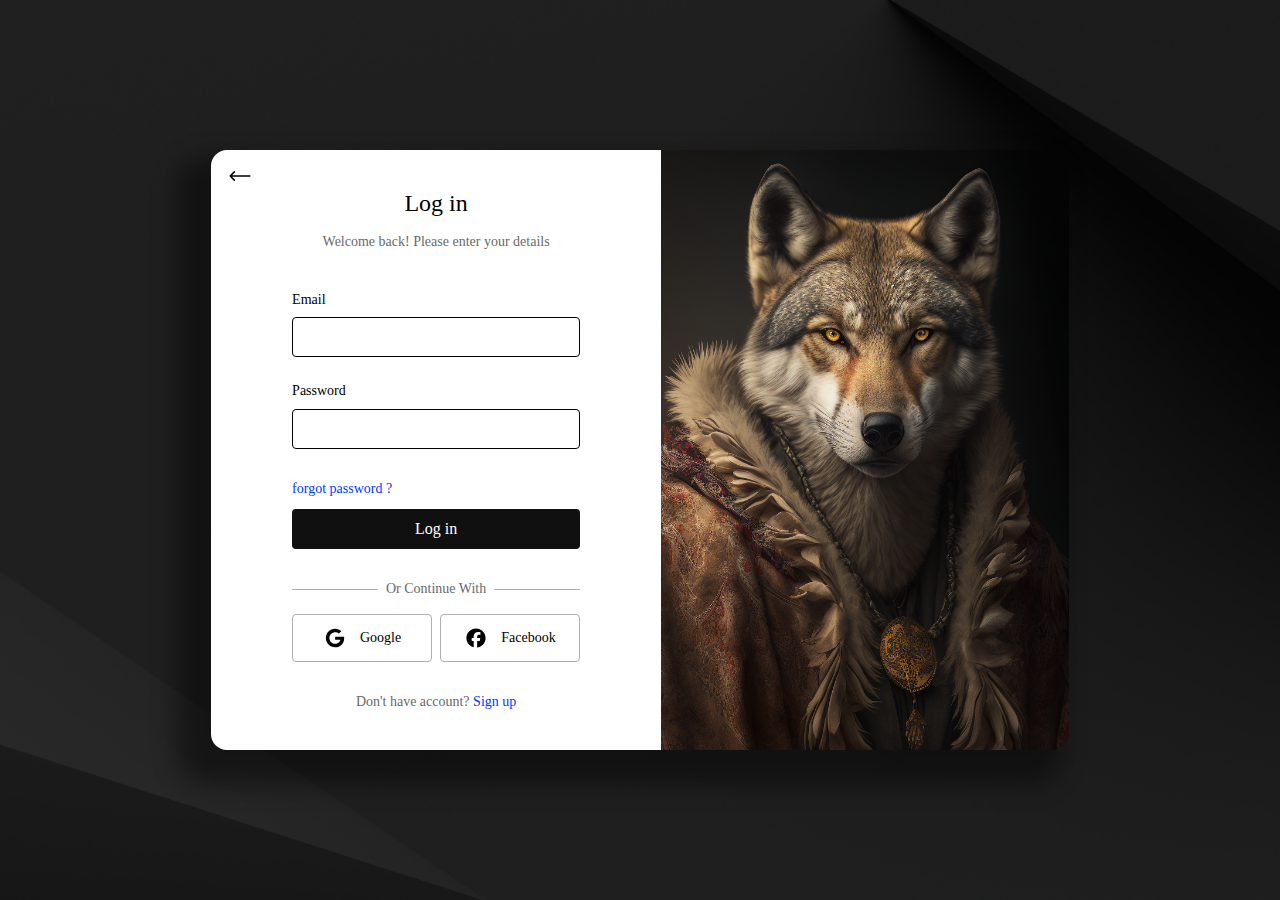
<file: index.html>
<!DOCTYPE html>
<html lang="en">

<head>
    <meta charset="UTF-8">
    <meta name="viewport" content="width=device-width, initial-scale=1.0">
    <link rel="stylesheet" href="style/normalize.css">
    <link rel="stylesheet" href="style/style.css">
    <title>Login page</title>
</head>

<body>

    <section class="login-section">


        <div class="left-section">

            <a href="index.html"><img class="arrow-left" src="image/arrow-left.svg" alt="back to homepage"></a>

            <div class="left-section-content">

                <h2>Log in</h2>
                <p>Welcome back! Please enter your details</p>

                <form action="">
                    <label class="label-form" for="email">Email</label>
                    <input class="input-form" type="email" name="email" id="email" required>
                    <label class="label-form" for="password">Password</label>
                    <input class="input-form" type="password" name="password" id="password" required minlength="8" maxlength="16">
                    <a href="#">forgot password ?</a>
                    <button type="submit" class="submit-btn">Log in</button>
                </form>

                <div class="divider">
                    <span>Or Continue With</span>
                </div>

                <div class="login-btn">
                    <a href="#" class="btn">
                        <svg xmlns="http://www.w3.org/2000/svg"
                            viewBox="0 0 640 640">
                            <path
                                d="M564 325.8C564 467.3 467.1 568 324 568C186.8 568 76 457.2 76 320C76 182.8 186.8 72 324 72C390.8 72 447 96.5 490.3 136.9L422.8 201.8C334.5 116.6 170.3 180.6 170.3 320C170.3 406.5 239.4 476.6 324 476.6C422.2 476.6 459 406.2 464.8 369.7L324 369.7L324 284.4L560.1 284.4C562.4 297.1 564 309.3 564 325.8z" />
                        </svg>
                        Google</a>
                    <a href="#" class="btn">
                        <svg xmlns="http://www.w3.org/2000/svg"
                            viewBox="0 0 640 640">
                            <path
                                d="M576 320C576 178.6 461.4 64 320 64C178.6 64 64 178.6 64 320C64 440 146.7 540.8 258.2 568.5L258.2 398.2L205.4 398.2L205.4 320L258.2 320L258.2 286.3C258.2 199.2 297.6 158.8 383.2 158.8C399.4 158.8 427.4 162 438.9 165.2L438.9 236C432.9 235.4 422.4 235 409.3 235C367.3 235 351.1 250.9 351.1 292.2L351.1 320L434.7 320L420.3 398.2L351 398.2L351 574.1C477.8 558.8 576 450.9 576 320z" />
                        </svg>
                        Facebook</a>
                </div>

                <div>
                    <p class="signup"> 
                        Don't have account? <a href="#">Sign up</a>
                    </p>
                </div>

            </div>
        </div>


        <div class="right-section"><img src="image/login-page image 01.png" alt=""></div>
        
    </section>

</body>

</html>
</file>
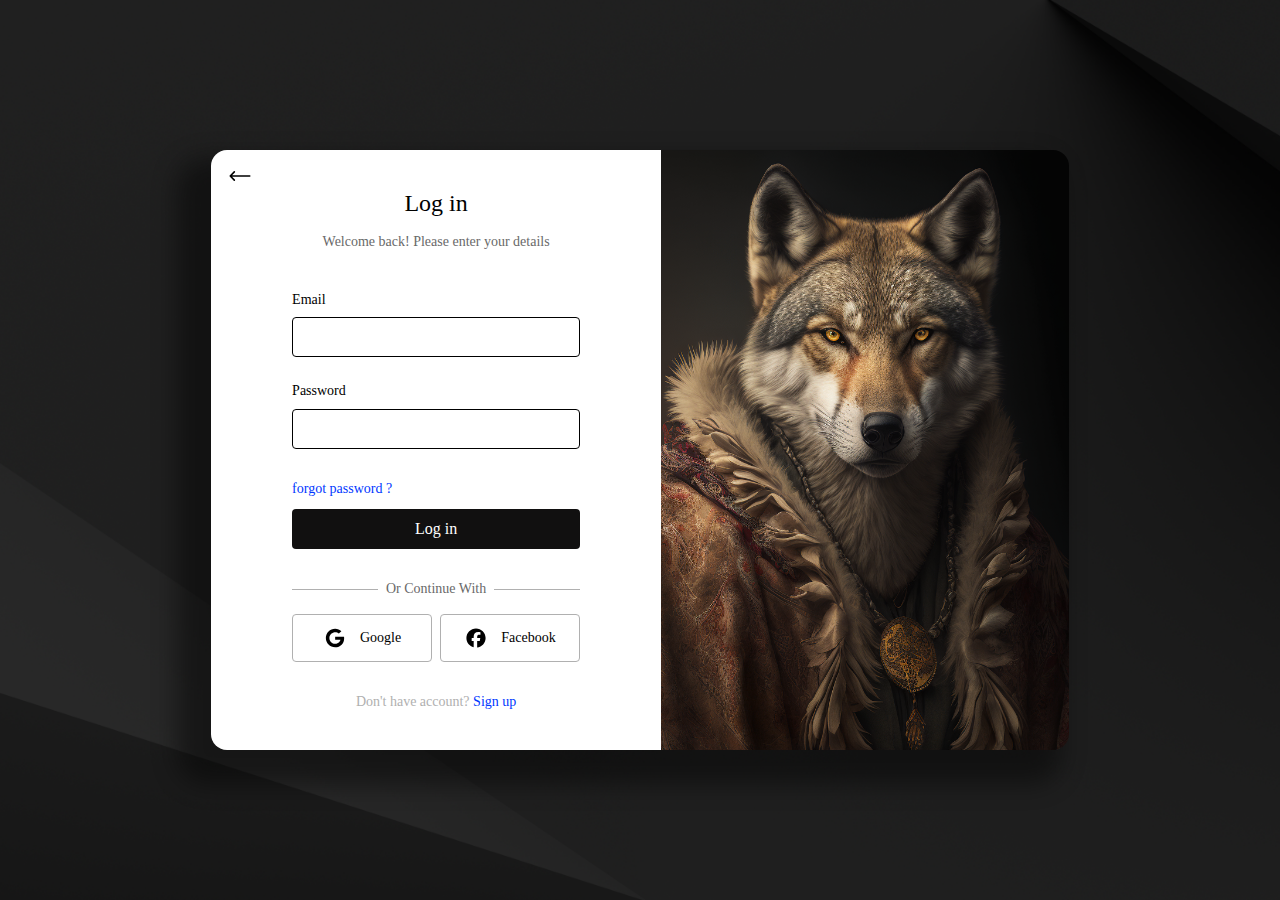
<file: page/login.html>
<!DOCTYPE html>
<html lang="en">

<head>
    <meta charset="UTF-8">
    <meta name="viewport" content="width=device-width, initial-scale=1.0">
    <link rel="stylesheet" href="../style/normalize.css">
    <link rel="stylesheet" href="../style/login.css">
    <title>Login page</title>
</head>

<body>

    <section class="login-section">


        <div class="left-section">

            <a href="../index.html"><img class="arrow-left" src="../image/arrow-left.svg" alt="back to homepage"></a>

            <div class="left-section-content">

                <h2>Log in</h2>
                <p>Welcome back! Please enter your details</p>

                <form action="">
                    <label class="label-form" for="email">Email</label>
                    <input class="input-form" type="email" name="email" id="email" required>
                    <label class="label-form" for="password">Password</label>
                    <input class="input-form" type="password" name="password" id="password" required minlength="8" maxlength="16">
                    <a href="#">forgot password ?</a>
                    <button type="submit" class="submit-btn">Log in</button>
                </form>

                <div class="divider">
                    <span>Or Continue With</span>
                </div>

                <div class="login-btn">
                    <a href="#" class="btn">
                        <svg xmlns="http://www.w3.org/2000/svg"
                            viewBox="0 0 640 640">
                            <path
                                d="M564 325.8C564 467.3 467.1 568 324 568C186.8 568 76 457.2 76 320C76 182.8 186.8 72 324 72C390.8 72 447 96.5 490.3 136.9L422.8 201.8C334.5 116.6 170.3 180.6 170.3 320C170.3 406.5 239.4 476.6 324 476.6C422.2 476.6 459 406.2 464.8 369.7L324 369.7L324 284.4L560.1 284.4C562.4 297.1 564 309.3 564 325.8z" />
                        </svg>
                        Google</a>
                    <a href="#" class="btn">
                        <svg xmlns="http://www.w3.org/2000/svg"
                            viewBox="0 0 640 640">
                            <path
                                d="M576 320C576 178.6 461.4 64 320 64C178.6 64 64 178.6 64 320C64 440 146.7 540.8 258.2 568.5L258.2 398.2L205.4 398.2L205.4 320L258.2 320L258.2 286.3C258.2 199.2 297.6 158.8 383.2 158.8C399.4 158.8 427.4 162 438.9 165.2L438.9 236C432.9 235.4 422.4 235 409.3 235C367.3 235 351.1 250.9 351.1 292.2L351.1 320L434.7 320L420.3 398.2L351 398.2L351 574.1C477.8 558.8 576 450.9 576 320z" />
                        </svg>
                        Facebook</a>
                </div>

                <div>
                    <p class="signup"> 
                        Don't have account? <a href="#">Sign up</a>
                    </p>
                </div>

            </div>
        </div>


        <div class="right-section"><img src="../image/login-page image 01.png" alt=""></div>


    </section>

</body>

</html>
</file>
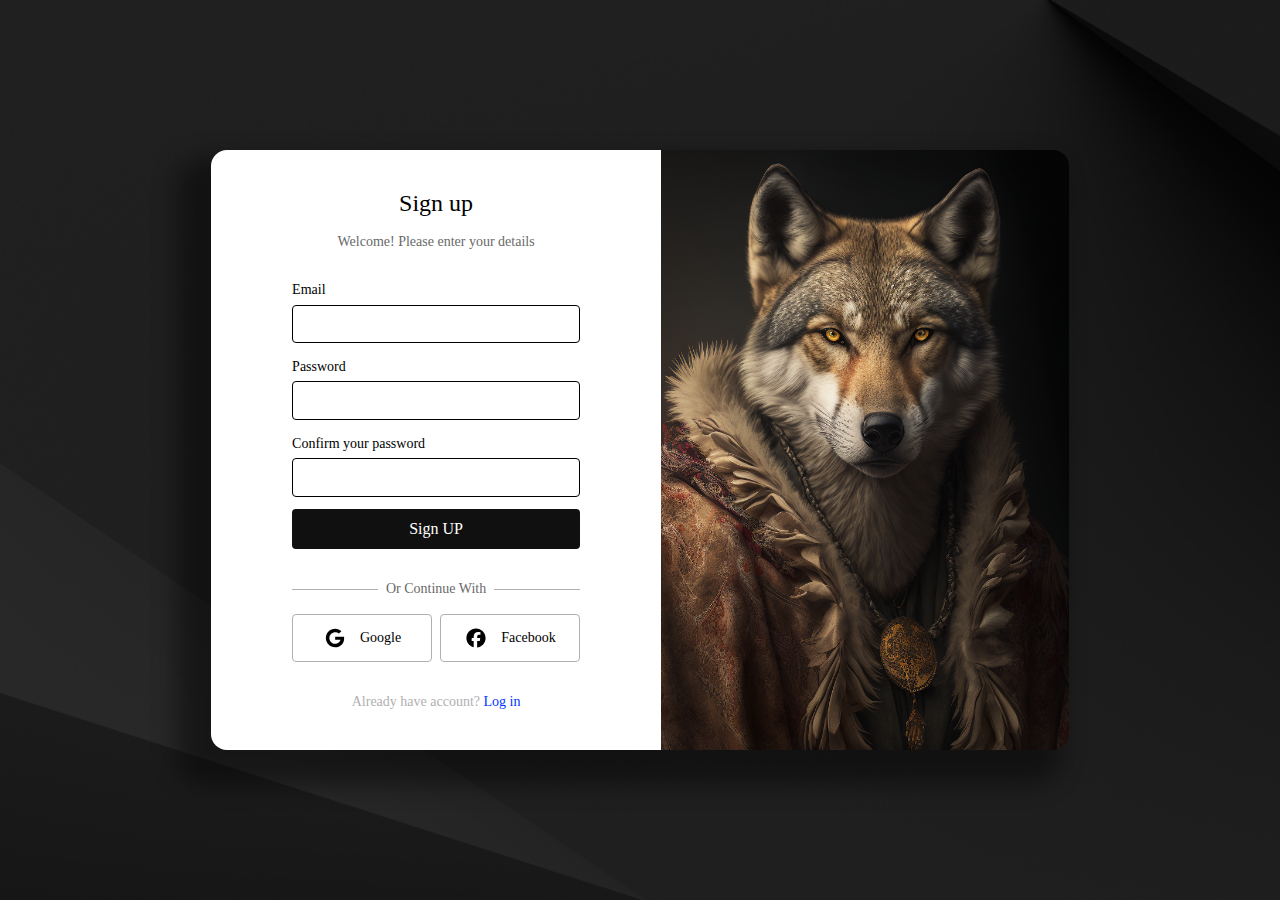
<file: page/signup.html>
<!DOCTYPE html>
<html lang="en">

<head>
    <meta charset="UTF-8">
    <meta name="viewport" content="width=device-width, initial-scale=1.0">
    <link rel="stylesheet" href="../style/normalize.css">
    <link rel="stylesheet" href="../style/signup.css">
    <title>Sign Up</title>
</head>

<body>

    <section class="login-section">


        <div class="left-section">
            <div class="left-section-content">

                <h2>Sign up</h2>
                <p>Welcome! Please enter your details</p>
                <form action="">
                    <label class="label-form" for="email">Email</label>
                    <input class="input-form" type="email" name="email" id="email" required>
                    <label class="label-form" for="password">Password</label>
                    <input class="input-form" type="password" name="password" id="password" required minlength="8"
                        maxlength="16">
                    <label class="label-form" for="cofirm-password">Confirm your password</label>
                    <input class="input-form" type="password" name="cofirm-password" id="cofirm-password" required minlength="8"
                        maxlength="16">
                    
                    <button type="submit" class="submit-btn">Sign UP</button>
                </form>

                <div class="divider">
                    <span>Or Continue With</span>
                </div>

                <div class="login-btn">
                    <a href="#" class="btn">
                        <svg xmlns="http://www.w3.org/2000/svg"
                            viewBox="0 0 640 640"><!--!Font Awesome Free v7.1.0 by @fontawesome - https://fontawesome.com License - https://fontawesome.com/license/free Copyright 2025 Fonticons, Inc.-->
                            <path
                                d="M564 325.8C564 467.3 467.1 568 324 568C186.8 568 76 457.2 76 320C76 182.8 186.8 72 324 72C390.8 72 447 96.5 490.3 136.9L422.8 201.8C334.5 116.6 170.3 180.6 170.3 320C170.3 406.5 239.4 476.6 324 476.6C422.2 476.6 459 406.2 464.8 369.7L324 369.7L324 284.4L560.1 284.4C562.4 297.1 564 309.3 564 325.8z" />
                        </svg>
                        Google</a>
                    <a href="#" class="btn">
                        <svg xmlns="http://www.w3.org/2000/svg"
                            viewBox="0 0 640 640"><!--!Font Awesome Free v7.1.0 by @fontawesome - https://fontawesome.com License - https://fontawesome.com/license/free Copyright 2025 Fonticons, Inc.-->
                            <path
                                d="M576 320C576 178.6 461.4 64 320 64C178.6 64 64 178.6 64 320C64 440 146.7 540.8 258.2 568.5L258.2 398.2L205.4 398.2L205.4 320L258.2 320L258.2 286.3C258.2 199.2 297.6 158.8 383.2 158.8C399.4 158.8 427.4 162 438.9 165.2L438.9 236C432.9 235.4 422.4 235 409.3 235C367.3 235 351.1 250.9 351.1 292.2L351.1 320L434.7 320L420.3 398.2L351 398.2L351 574.1C477.8 558.8 576 450.9 576 320z" />
                        </svg>
                        Facebook</a>
                </div>

                <div>
                    <p class="signup">
                        Already have account? <a href="../page/login.html">Log in</a>
                    </p>
                </div>

            </div>
        </div>


        <div class="right-section"><img src="../image/login-page image 01.png" alt=""></div>


    </section>

</body>

</html>
</file>
<file: style/style.css>
:root {
    --primary-color: #0037ff;
    --secondary-color: #696969;
    --border-color: #b0b0b0;
    --background-white: #ffffff;
    --background-dark: #111010;
    --background-focus: #f3f7ff;
    --shadow-light: rgba(0, 0, 0, 0.082);
    --shadow-medium: rgba(0, 0, 0, 0.42);
    --border-radius: 16px;
    --border-radius-small: 4px;
    --transition: all 0.3s ease;
    --font-size-small: 14px;
    --font-size-base: 16px;
    --spacing-xs: 0.25rem;
    --spacing-sm: 0.5rem;
    --spacing-md: 1rem;
    --spacing-lg: 2rem;
    --spacing-xl: 3rem;
    --input-height: 2.5rem;
    --button-height: 3rem;
    --container-padding: 1.5rem;
}

body {
    height: 100vh;
    width: 100%;
    background: url(../image/bg-login-page.png) no-repeat center/cover;
    display: flex;
    justify-content: center;
    align-items: center;
}

.login-section {
    display: flex;
    align-items: center;
    height: 600px;
    box-shadow: -21px 21px 24px 13px var(--shadow-medium);
    border-radius: var(--border-radius);
}

.left-section {
    display: flex;
    justify-content: space-between;
    width: 450px;
    height: 100%;
    position: relative;
    background: var(--background-white);
    padding: var(--container-padding);
    border-radius: var(--border-radius) 0 0 var(--border-radius);
}

.arrow-left {
    position: absolute;
    top: 0.8rem;
    left: 1rem;
    width: 26px;
    z-index: 10;
}

.left-section-content {
    display: flex;
    flex-direction: column;
    justify-content: space-around;
    text-align: center;
    max-width: 300px;
    margin: auto;
}

.left-section-content h2 {
    margin: 0 0 var(--spacing-md) 0;
    font-weight: 500;
}

.left-section-content p {
    font-size: var(--font-size-small);
    color: var(--secondary-color);
}

.left-section-content form {
    display: flex;
    flex-direction: column;
    width: 100%;
    margin: var(--spacing-lg) 0;
}

.label-form {
    margin: 0.6rem 0;
    font-size: var(--font-size-small);
    text-align: left;
}

.input-form {
    margin: 0 0 var(--spacing-md) 0;
    height: var(--input-height);
    border: 1px solid black;
    border-radius: var(--border-radius-small);
    outline: none;
    padding: 8px;
    transition: var(--transition);
}

.input-form:focus {
    background-color: var(--background-focus);
}

form a {
    margin-top: var(--spacing-md);
    font-size: var(--font-size-small);
    text-align: left;
    text-decoration: none;
    color: var(--primary-color);
}

.submit-btn {
    height: var(--input-height);
    margin-top: 0.8rem;
    color: var(--background-white);
    background-color: var(--background-dark);
    border-radius: var(--border-radius-small);
    cursor: pointer;
    transition: var(--transition);
}

.submit-btn:hover {
    background-color: #000000;
}

.divider {
    display: flex;
    align-items: center;
    justify-content: center;
    gap: var(--spacing-sm);
    color: var(--secondary-color);
    font-size: var(--font-size-small);
    margin: 0 0 var(--spacing-md) 0;
}

.divider::before,
.divider::after {
    content: "";
    flex: 1;
    border-bottom: 1px solid var(--border-color);
}

.divider span {
    white-space: nowrap;
}

.login-btn {
    display: flex;
    align-items: center;
    justify-content: space-between;
    gap: var(--spacing-sm);
}

.btn {
    display: flex;
    align-items: center;
    justify-content: center;
    gap: 0.8rem;
    padding: 0.4rem 0.6rem;
    color: #000000;
    text-decoration: none;
    border: 1px solid var(--border-color);
    border-radius: var(--border-radius-small);
    background: var(--background-white);
    font-size: var(--font-size-small);
    min-width: 140px;
    height: var(--button-height);
    transition: var(--transition);
}

.btn:hover {
    box-shadow: -2px 2px 4px var(--shadow-light);
}

.btn svg {
    width: 1.5rem;
    height: 1.5rem;
    flex-shrink: 0;
}

.signup {
    color: var(--border-color);
    font-size: var(--font-size-small);
    margin-top: var(--spacing-lg);
}

.signup a {
    text-decoration: none;
    color: var(--primary-color);
}

.right-section {
    height: 100%;
}

.right-section img {
    height: 100%;
    border-radius: 0 var(--border-radius) var(--border-radius) 0;
}

/* Responsive Design */

/* Large Tablets and Small Desktops */
@media (max-width: 1200px) {
    .right-section {
        display: none;
    }
    .left-section {
        border-radius: var(--border-radius);
        width: 420px;
    }
    .login-section {
        height: auto;
        min-height: 600px;
    }
}

/* Tablets */
@media (max-width: 768px) {
    body {
        padding: var(--spacing-md);
    }
    
    .login-section {
        width: 100%;
        max-width: 500px;
        height: auto;
        min-height: 600px;
        margin: var(--spacing-md) auto;
    }
    
    .left-section {
        width: 100%;
        border-radius: var(--border-radius);
        padding: var(--spacing-lg);
    }
    
    .left-section-content {
        max-width: 100%;
        gap: var(--spacing-md);
    }
    
    .left-section-content h2 {
        font-size: 1.75rem;
        margin-bottom: var(--spacing-sm);
    }
    
    .input-form {
        height: 3rem;
        font-size: var(--font-size-base);
        padding: 0 1rem;
    }
    
    .submit-btn {
        height: 3rem;
        font-size: var(--font-size-base);
    }
    
    .btn {
        height: 3.5rem;
        font-size: var(--font-size-base);
        min-width: 160px;
    }
}

/* Mobile Landscape */
@media (max-width: 640px) and (orientation: landscape) {
    body {
        padding: var(--spacing-xs);
    }
    
    .login-section {
        height: auto;
        min-height: 500px;
    }
    
    .left-section {
        padding: var(--spacing-md);
    }
    
    .left-section-content {
        gap: var(--spacing-sm);
    }
    
    .left-section-content h2 {
        font-size: 1.5rem;
        margin-bottom: var(--spacing-xs);
    }
    
    .login-btn {
        flex-direction: row;
        gap: var(--spacing-sm);
    }
    
    .btn {
        flex: 1;
        min-width: auto;
    }
}

/* Mobile Portrait */
@media (max-width: 480px) {
    body {
        padding: var(--spacing-sm);
        background-image: none;
        background-color: var(--background-white);
    }
    
    .login-section {
        width: 100%;
        height: auto;
        min-height: 100vh;
        border: none;
        box-shadow: none;
        border-radius: 0;
        margin: 0;
    }
    
    .left-section {
        width: 100%;
        height: auto;
        min-height: 100vh;
        border-radius: 0;
        padding: var(--spacing-lg) var(--spacing-md);
        justify-content: flex-start;
    }
    
    .arrow-left {
        top: var(--spacing-md);
        left: var(--spacing-md);
        width: 24px;
    }
    
    .left-section-content {
        margin-top: var(--spacing-xl);
        gap: var(--spacing-lg);
        max-width: 100%;
    }
    
    .left-section-content h2 {
        font-size: 2rem;
        text-align: center;
        margin-bottom: var(--spacing-sm);
    }
    
    .left-section-content p {
        text-align: center;
        font-size: var(--font-size-base);
    }
    
    .input-form {
        height: 3.5rem;
        font-size: var(--font-size-base);
        padding: 0 1rem;
        border: 2px solid var(--border-color);
    }
    
    .input-form:focus {
        border-color: var(--primary-color);
        box-shadow: 0 0 0 3px rgba(0, 55, 255, 0.1);
    }
    
    .submit-btn {
        height: 3.5rem;
        font-size: var(--font-size-base);
        font-weight: 600;
        margin-top: var(--spacing-md);
    }
    
    .login-btn {
        flex-direction: column;
        gap: var(--spacing-md);
    }
    
    .btn {
        width: 100%;
        height: 3.5rem;
        font-size: var(--font-size-base);
        justify-content: center;
    }
    
    .btn svg {
        width: 1.25rem;
        height: 1.25rem;
    }
    
    .signup {
        text-align: center;
        font-size: var(--font-size-base);
    }
}

/* Very Small Screens */
@media (max-width: 320px) {
    .left-section {
        padding: var(--spacing-md) var(--spacing-sm);
    }
    
    .left-section-content h2 {
        font-size: 1.75rem;
    }
    
    .input-form,
    .submit-btn {
        height: 3rem;
    }
    
    .btn {
        height: 3rem;
        font-size: var(--font-size-small);
    }
}

/* High DPI Displays */
@media (-webkit-min-device-pixel-ratio: 2), (min-resolution: 192dpi) {
    .arrow-left {
        image-rendering: -webkit-optimize-contrast;
        image-rendering: crisp-edges;
    }
}

/* Dark Mode Support */
@media (prefers-color-scheme: dark) {
    .left-section {
        background-color: #1a1a1a;
        color: var(--background-white);
    }
    
    .input-form {
        background-color: #2a2a2a;
        border-color: #404040;
        color: var(--background-white);
    }
    
    .input-form:focus {
        background-color: #2a2a2a;
        border-color: var(--primary-color);
    }
    
    .btn {
        background-color: #2a2a2a;
        border-color: #404040;
        color: var(--background-white);
    }
}
</file>
<file: style/login.css>
body{
    height: 100vh;
    width: 100%;
    background: url(../image/bg-login-page.png) no-repeat;
    background-size: cover;
    display: flex;
    justify-content: center;
    align-items: center;
    font-family: Roboto;
}

.login-section{
    display: flex;
    align-items: center;
    flex-direction: row;
    height: 600px;
    box-shadow: -21px 21px 24px 13px rgba(0, 0, 0, 0.42);
    border-radius: 16px;
}



.left-section{
    display: flex;
    justify-content: space-between;
    width: 450px;
    height: 100%;
    position: relative;
    background: #ffffff;
    padding: 1.5rem ;
    border-radius: 16px 0 0 16px;
}
.arrow-left{
    position: absolute;
    top: 0.8rem;
    left: 1rem;
    width: 26px;
}
.arrow-left:hover{
    position: absolute;
    left: 0.8rem;
    transition: all 0.2s ease;
}

.left-section-content{
    display: flex;
    text-align: center;
    justify-content: space-around;
    flex-direction: column;
    max-width: 300px;
    margin: auto;
}

.left-section-content > h2{
    margin: 0 0 1rem 0;
    font-weight: 500;
}
.left-section-content > p{
    font-size: 14px;
    color: #696969;
}
.left-section-content > form{
    display: flex;
    flex-direction: column;
    width: 100%;
    margin: 2rem 0 ;
}
.label-form{
    margin: 0.6rem 0;
    font-size: 14px;
    text-align: left;
}
.input-form{
    margin: 0 0 1rem 0;
    height: 2.5rem;
    border: 1px solid black;
    border-radius: 4px;
    outline: none;
    padding: 8px;
    transition: all 0.3s ease;
}
.input-form:focus {
    background-color: #f3f7ff;
}
form > a{
    margin-top: 1rem;
    font-size: 14px;
    text-align: left;
    text-decoration: none;
    color: #0037ff;
}
.submit-btn{
    height: 2.5rem;
    margin-top: 0.8rem;
    color: rgb(255, 255, 255);
    background-color: #111010;
    border-radius: 4px;
    cursor: pointer;
}
.submit-btn:hover{
    background-color: #000000;
}


.divider {
    display: flex;
    align-items: center;
    justify-content: center;
    gap: 0.5rem;
    color: #696969;
    font-size: 14px;
    margin: 0 0 1rem 0;
}
.divider::before,
.divider::after {
    content: "";
    flex: 1;
    border: none;
    border-bottom: 1px solid #b0b0b0;
}
.divider span {
    white-space: nowrap;
}


.login-btn{
    display: flex;
    align-items: center;
    justify-content: space-between;
    gap: 0.5rem;
}

.btn{
    display: flex;
    align-items: center;
    justify-content: center;
    gap: 0.8rem;
    padding: 0.4rem 0.6rem;
    color: #000000;
    text-decoration: none;
    border: 1px solid #b0b0b0;
    border-radius: 4px;
    background: #fff;
    font-size: 14px;
    min-width: 140px;
    height: 3rem;
    transition: all 0.3s ease;
}
.btn:hover{
    box-shadow: -2px 2px 4px rgba(0, 0, 0, 0.082);
}
.btn > svg{
    width: 1.5rem;
    height: 1.5rem;
    flex-shrink: 0;
}


.signup{
    color:#b0b0b0;
    font-size: 14px;
    margin-top: 2rem;
}
.signup > a{
    text-decoration: none;
    color: #0037ff;
}
.right-section{
    height: 100%;
}
.right-section img{
    height: 100%;
    border-radius: 0 16px 16px  0 ;
}



@media only screen and (max-width: 1200px) {
    .right-section{
        display: none;
    }
    .left-section{
        border-radius: 16px;
    }
}

@media only screen and (max-width: 520px) {
    .left-section {
        width: 100%;
    }
}

@media only screen and (max-width: 350px) {
    body{
        background-image: none;
    }
    .login-section {
        border: none;
        box-shadow: none;
        border-radius: 0;
    }
    .left-section {
        padding: 0.2rem;
    }
    .arrow-left {
        position: absolute;
        top: 0.2rem;
        left: 0.2rem;
        width: 26px;
    }
}
</file>
<file: style/signup.css>
body {
    height: 100vh;
    width: 100%;
    background: url(../image/bg-login-page.png) no-repeat;
    background-size: cover;
    display: flex;
    justify-content: center;
    align-items: center;
    font-family: Roboto;
}

.login-section {
    display: flex;
    align-items: center;
    flex-direction: row;
    height: 600px;
    box-shadow: -21px 21px 24px 13px rgba(0, 0, 0, 0.42);
    border-radius: 16px;
}



.left-section {
    display: flex;
    justify-content: space-between;
    width: 450px;
    height: 100%;
    background: #ffffff;
    padding: 1.5rem;
    border-radius: 16px 0 0 16px;
}

.left-section-content {
    display: flex;
    text-align: center;
    justify-content: space-around;
    flex-direction: column;
    max-width: 300px;
    margin: auto;
}

.left-section-content>h2 {
    margin: 0 0 1rem 0;
    font-weight: 500;
}
.left-section-content>p {
    font-size: 14px;
    color: #696969;
}
.left-section-content>form {
    display: flex;
    flex-direction: column;
    width: 100%;
    margin: 1rem 0 2rem 0;
}

.label-form {
    margin: 1rem 0 0.4rem 0;
    font-size: 14px;
    text-align: left;
}

.input-form {
    margin:  0;
    height: 2.4rem;
    border: 1px solid black;
    border-radius: 4px;
    outline: none;
    padding: 8px;
    transition: all 0.3s ease;
}

.input-form:focus {
    background-color: #f3f7ff;
}

form>a {
    margin-top: 1rem;
    font-size: 14px;
    text-align: left;
    text-decoration: none;
    color: #0037ff;
}

.submit-btn {
    height: 2.5rem;
    margin-top: 0.8rem;
    color: rgb(255, 255, 255);
    background-color: #111010;
    border-radius: 4px;
    cursor: pointer;
}

.submit-btn:hover {
    background-color: #000000;
}


.divider {
    display: flex;
    align-items: center;
    justify-content: center;
    gap: 0.5rem;
    color: #696969;
    font-size: 14px;
    margin: 0 0 1rem 0;
}

.divider::before,
.divider::after {
    content: "";
    flex: 1;
    border: none;
    border-bottom: 1px solid #b0b0b0;
}

.divider span {
    white-space: nowrap;
}


.login-btn {
    display: flex;
    align-items: center;
    justify-content: space-between;
    gap: 0.5rem;
}

.btn {
    display: flex;
    align-items: center;
    justify-content: center;
    gap: 0.8rem;
    padding: 0.4rem 0.6rem;
    color: #000000;
    text-decoration: none;
    border: 1px solid #b0b0b0;
    border-radius: 4px;
    background: #fff;
    font-size: 14px;
    min-width: 140px;
    height: 3rem;
    transition: all 0.3s ease;
}

.btn:hover {
    box-shadow: -2px 2px 4px rgba(0, 0, 0, 0.082);
}

.btn>svg {
    width: 1.5rem;
    height: 1.5rem;
    flex-shrink: 0;
}


.signup {
    color: #b0b0b0;
    font-size: 14px;
    margin-top: 2rem;
}

.signup>a {
    text-decoration: none;
    color: #0037ff;
}

.right-section {
    height: 100%;
}

.right-section img {
    height: 100%;
    border-radius: 0 16px 16px 0;
}



@media only screen and (max-width: 1200px) {
    .right-section {
        display: none;
    }

    .left-section {
        border-radius: 16px;
    }
}

@media only screen and (max-width: 520px) {
    .left-section {
        width: 100%;
    }
}

@media only screen and (max-width: 350px) {
    body {
        background-image: none;
    }

    .login-section {
        border: none;
        box-shadow: none;
        border-radius: 0;
    }

    .left-section {
        padding: 0.2rem;
    }
}
</file>
